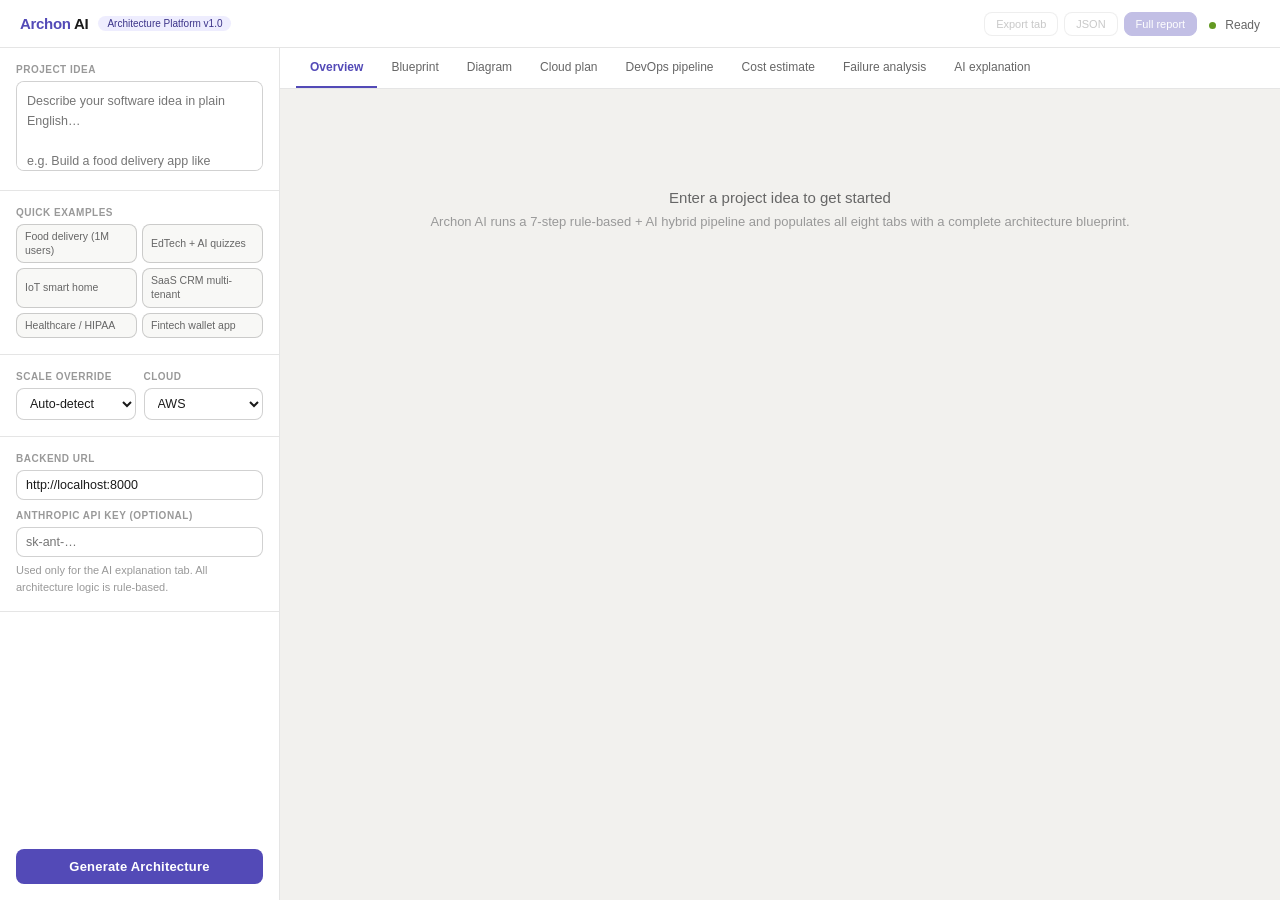
<file: frontend/index.html>
<!DOCTYPE html>
<html lang="en">
<head>
<meta charset="UTF-8">
<meta name="viewport" content="width=device-width, initial-scale=1.0">
<title>Archon AI — Architecture Platform</title>
<style>
*{box-sizing:border-box;margin:0;padding:0}
:root{
  --purple:#534AB7;--purple-l:#EEEDFE;--purple-m:#7F77DD;--purple-d:#3C3489;
  --teal-l:#E1F5EE;--teal-d:#085041;--teal-m:#1D9E75;
  --amber-l:#FAEEDA;--amber-d:#633806;
  --coral-l:#FAECE7;--coral-d:#993C1D;
  --green-l:#EAF3DE;--green-d:#27500A;
  --gray-l:#F1EFE8;--gray-d:#444441;
  --bg:#ffffff;--bg2:#f8f8f6;--bg3:#f2f1ee;
  --text:#1a1a1a;--text2:#666;--text3:#999;
  --border:rgba(0,0,0,0.10);--border2:rgba(0,0,0,0.18);
  --radius:8px;--radius-lg:12px;
  --sidebar-w:clamp(200px,22vw,280px);
}
html{font-size:clamp(13px,0.9vw + 0.35rem,15px)}
body{font-family:-apple-system,BlinkMacSystemFont,'Segoe UI',sans-serif;background:var(--bg3);color:var(--text);min-height:100vh;overflow-x:hidden}
.app{display:flex;flex-direction:column;min-height:100vh}
.topbar{display:flex;align-items:center;justify-content:space-between;padding:0 clamp(10px,2vw,20px);min-height:48px;background:var(--bg);border-bottom:0.5px solid var(--border);flex-shrink:0;z-index:10;flex-wrap:wrap;gap:6px}
.brand{display:flex;align-items:center;gap:10px;flex-shrink:0}
.brand-name{font-size:clamp(13px,1.5vw,15px);font-weight:600;letter-spacing:-0.3px}
.brand-name span{color:var(--purple)}
.pill{font-size:clamp(9px,1vw,10px);padding:2px 9px;border-radius:20px;background:var(--purple-l);color:var(--purple-d);font-weight:500;white-space:nowrap}
.topbar-right{display:flex;align-items:center;gap:clamp(6px,1.5vw,12px);flex-wrap:wrap}
.status-dot{width:7px;height:7px;border-radius:50%;background:#639922;display:inline-block;margin-right:5px;flex-shrink:0}
.status-txt{font-size:clamp(11px,1.2vw,12px);color:var(--text2)}
.dl-group{display:flex;gap:clamp(4px,0.8vw,6px);flex-wrap:wrap}
.dl-btn{font-size:clamp(10px,1.1vw,11px);padding:5px clamp(6px,1.5vw,11px);border:0.5px solid var(--border2);border-radius:var(--radius);background:var(--bg);color:var(--text2);cursor:pointer;font-family:inherit;transition:all .15s;white-space:nowrap}
.dl-btn:hover:not(:disabled){background:var(--purple-l);color:var(--purple-d);border-color:var(--purple-m)}
.dl-btn:disabled{opacity:.35;cursor:not-allowed}
.dl-btn.pdl{background:var(--purple);color:#fff;border-color:var(--purple)}
.dl-btn.pdl:hover:not(:disabled){opacity:.88}
.body{display:flex;flex:1;overflow:hidden;min-height:0}
.sidebar{width:var(--sidebar-w);flex-shrink:0;background:var(--bg);border-right:0.5px solid var(--border);display:flex;flex-direction:column;overflow-y:auto}
.sb-section{padding:clamp(10px,2vw,16px);border-bottom:0.5px solid var(--border)}
.sb-section:last-child{border-bottom:none;flex:1;display:flex;flex-direction:column;justify-content:flex-end}
.lbl{font-size:clamp(9px,1vw,10px);font-weight:600;letter-spacing:0.5px;color:var(--text3);text-transform:uppercase;margin-bottom:6px}
textarea{width:100%;height:clamp(72px,10vh,96px);resize:none;font-size:clamp(11px,1.3vw,12.5px);line-height:1.6;padding:9px 10px;border:0.5px solid var(--border2);border-radius:var(--radius);background:var(--bg);color:var(--text);font-family:inherit}
textarea:focus{outline:none;border-color:var(--purple-m);box-shadow:0 0 0 2px rgba(127,119,221,0.15)}
select,input[type=text],input[type=password]{width:100%;padding:7px 9px;font-size:clamp(11px,1.3vw,12.5px);border:0.5px solid var(--border2);border-radius:var(--radius);background:var(--bg);color:var(--text);font-family:inherit}
select:focus,input:focus{outline:none;border-color:var(--purple-m)}
.row2{display:grid;grid-template-columns:1fr 1fr;gap:8px}
.btn-primary{width:100%;padding:10px;font-size:clamp(12px,1.3vw,13px);font-weight:600;background:var(--purple);color:#fff;border:none;border-radius:var(--radius);cursor:pointer;transition:opacity .15s;letter-spacing:0.2px}
.btn-primary:hover{opacity:.88}
.btn-primary:disabled{opacity:.4;cursor:not-allowed}
.ex-grid{display:grid;grid-template-columns:1fr 1fr;gap:5px}
.ex-btn{font-size:clamp(9.5px,1.1vw,10.5px);padding:5px 8px;border:0.5px solid var(--border2);border-radius:var(--radius);cursor:pointer;color:var(--text2);background:var(--bg2);text-align:left;line-height:1.3;font-family:inherit}
.ex-btn:hover{background:var(--bg3);color:var(--text)}
.api-note{font-size:clamp(10px,1.1vw,11px);color:var(--text3);margin-top:5px;line-height:1.5}
.content{flex:1;display:flex;flex-direction:column;overflow:hidden;min-width:0}
.tabs-bar{display:flex;align-items:center;background:var(--bg);border-bottom:0.5px solid var(--border);padding:0 clamp(8px,2vw,16px);flex-shrink:0;overflow-x:auto;scrollbar-width:none;-ms-overflow-style:none}
.tabs-bar::-webkit-scrollbar{display:none}
.tab-btn{font-size:clamp(10px,1.2vw,12px);padding:12px clamp(8px,1.5vw,14px);cursor:pointer;color:var(--text2);border:none;border-bottom:2px solid transparent;background:none;font-family:inherit;white-space:nowrap;transition:color .15s;flex-shrink:0}
.tab-btn.on{color:var(--purple);border-bottom-color:var(--purple);font-weight:600}
.tab-btn:hover{color:var(--text)}
.pane{flex:1;overflow-y:auto;padding:clamp(12px,2.5vw,20px) clamp(12px,3vw,24px)}
.empty{text-align:center;padding:clamp(40px,10vh,80px) 20px;color:var(--text3)}
.empty h3{font-size:clamp(13px,1.8vw,15px);font-weight:500;margin-bottom:6px;color:var(--text2)}
.empty p{font-size:clamp(12px,1.4vw,13px);line-height:1.6}
.spin{display:flex;flex-direction:column;align-items:center;gap:12px;padding:clamp(40px,8vh,80px) 20px}
.dots{display:flex;gap:6px}
.dot{width:8px;height:8px;border-radius:50%;background:var(--purple-m);animation:blink 1.2s ease-in-out infinite}
.dot:nth-child(2){animation-delay:.2s}
.dot:nth-child(3){animation-delay:.4s}
@keyframes blink{0%,80%,100%{opacity:.2;transform:scale(.75)}40%{opacity:1;transform:scale(1)}}
.spin p{font-size:clamp(11px,1.3vw,12.5px);color:var(--text2);max-width:min(400px,90%);text-align:center;line-height:1.6}
.card{background:var(--bg);border:0.5px solid var(--border);border-radius:var(--radius-lg);padding:clamp(12px,2vw,16px) clamp(12px,2vw,18px);margin-bottom:16px}
.card-title{font-size:clamp(11px,1.2vw,12px);font-weight:600;color:var(--text);padding-bottom:10px;border-bottom:0.5px solid var(--border);margin-bottom:12px;letter-spacing:0.2px;display:flex;align-items:center;justify-content:space-between;gap:8px;flex-wrap:wrap}
.badge{display:inline-block;font-size:clamp(9px,1vw,10px);padding:2px 9px;border-radius:20px;margin:2px 3px 2px 0;font-weight:500}
.b-purple{background:var(--purple-l);color:var(--purple-d)}
.b-teal{background:var(--teal-l);color:var(--teal-d)}
.b-amber{background:var(--amber-l);color:var(--amber-d)}
.b-coral{background:var(--coral-l);color:var(--coral-d)}
.b-gray{background:var(--gray-l);color:var(--gray-d)}
.row-item{display:flex;gap:10px;padding:7px 0;border-bottom:0.5px solid var(--border);font-size:clamp(11px,1.3vw,12.5px);align-items:flex-start;flex-wrap:wrap}
.row-item:last-child{border-bottom:none}
.ri-a{flex:0 0 auto;min-width:70px;max-width:100px;color:var(--text2);padding-top:1px;font-size:clamp(10px,1.2vw,12px)}
.ri-b{font-weight:600;flex:0 0 auto;min-width:100px;max-width:150px;font-size:clamp(10px,1.2vw,12px)}
.ri-c{color:var(--text2);line-height:1.5;flex:1;min-width:0;word-break:break-word}
.conf-bar{height:5px;border-radius:3px;background:var(--bg3);overflow:hidden;margin:6px 0 10px}
.conf-fill{height:100%;border-radius:3px;background:var(--purple-m);transition:width 1.2s ease}
.tradeoff{background:var(--amber-l);border-radius:var(--radius);padding:9px 12px;font-size:clamp(11px,1.2vw,12px);color:var(--amber-d);margin-top:8px;line-height:1.6}
.note-box{background:var(--teal-l);border-radius:var(--radius);padding:9px 12px;font-size:clamp(11px,1.2vw,12px);color:var(--teal-d);margin-top:8px;line-height:1.6}
.cost-grid{display:grid;grid-template-columns:repeat(auto-fill,minmax(min(100%,130px),1fr));gap:8px;margin-top:10px}
.cost-card{background:var(--bg2);border-radius:var(--radius);padding:11px 12px}
.cost-card.hl{background:var(--purple-l);border:1.5px solid var(--purple-m)}
.cost-amt{font-size:clamp(14px,2vw,18px);font-weight:600;color:var(--purple)}
.cost-card.hl .cost-amt{color:var(--purple-d)}
.cost-lbl{font-size:clamp(9px,1vw,10px);color:var(--text2);margin-top:2px}
.fail-row{display:flex;gap:12px;padding:10px 0;border-bottom:0.5px solid var(--border);align-items:flex-start}
.fail-row:last-child{border-bottom:none}
.fail-dot{width:9px;height:9px;border-radius:50%;flex-shrink:0;margin-top:4px}
.fail-dot.critical,.fail-dot.high{background:#E24B4A}
.fail-dot.medium{background:#EF9F27}
.fail-dot.low{background:#639922}
.fail-title{font-size:clamp(11px,1.3vw,12.5px);font-weight:600;margin-bottom:3px;display:flex;flex-wrap:wrap;gap:4px;align-items:center}
.fail-trigger{font-size:clamp(10px,1.1vw,11px);color:var(--text3);margin-bottom:4px}
.fail-mit{font-size:clamp(11px,1.2vw,12px);color:var(--text2);line-height:1.55}
.fail-det{font-size:clamp(10px,1.1vw,11px);color:var(--purple-m);margin-top:3px;font-style:italic}
.pipe-row{display:flex;align-items:center;gap:10px;padding:8px 0;border-bottom:0.5px solid var(--border);font-size:clamp(11px,1.3vw,12.5px)}
.pipe-row:last-child{border-bottom:none}
.step-num{width:24px;height:24px;border-radius:50%;background:var(--purple-l);color:var(--purple-d);display:flex;align-items:center;justify-content:center;font-size:10px;font-weight:700;flex-shrink:0}
.mermaid-wrap{background:var(--bg2);border:0.5px solid var(--border);border-radius:var(--radius);padding:14px;font-family:'SFMono-Regular',Consolas,monospace;font-size:clamp(10px,1.1vw,11px);line-height:1.8;white-space:pre-wrap;overflow-x:auto;margin-top:10px}
.copy-btn{font-size:clamp(10px,1.1vw,11px);padding:4px 12px;border:0.5px solid var(--border2);border-radius:var(--radius);background:none;cursor:pointer;color:var(--text2);font-family:inherit}
.copy-btn:hover{background:var(--bg2)}
.svg-wrap{background:var(--bg2);border:0.5px solid var(--border);border-radius:var(--radius);padding:12px;margin-top:10px;overflow-x:auto}
.svg-wrap svg,.svg-wrap img{max-width:100%;height:auto;display:block}
.feat-grid{display:grid;grid-template-columns:repeat(auto-fill,minmax(min(100%,100px),1fr));gap:8px;margin-top:10px}
.feat-card{background:var(--bg2);border-radius:var(--radius);padding:10px 12px;text-align:center}
.feat-val{font-size:clamp(12px,1.6vw,14px);font-weight:600;margin-bottom:2px}
.feat-lbl{font-size:clamp(9px,1vw,10px);color:var(--text2)}
.feat-yes{color:var(--teal-m)}
.feat-no{color:var(--text3)}
.metrics-row{display:flex;gap:clamp(8px,2vw,16px);margin-top:8px;flex-wrap:wrap}
.metric{font-size:clamp(11px,1.2vw,12px);color:var(--text2)}
.metric strong{color:var(--text);font-weight:600}
.err-box{background:var(--coral-l);border-radius:var(--radius);padding:12px 16px;color:var(--coral-d);font-size:clamp(12px,1.4vw,13px);margin:20px 0;line-height:1.6}
.explain-text{font-size:clamp(12px,1.5vw,13.5px);line-height:1.8;color:var(--text)}
.explain-text p{margin-bottom:12px}
.toast{position:fixed;bottom:clamp(12px,3vh,24px);right:clamp(12px,3vw,24px);background:#222;color:#fff;font-size:clamp(11px,1.3vw,12.5px);padding:10px 18px;border-radius:var(--radius);opacity:0;transform:translateY(8px);transition:all .25s;pointer-events:none;z-index:9999;max-width:min(320px,calc(100vw - 2rem))}
.toast.show{opacity:1;transform:translateY(0)}
.diag-actions{display:flex;gap:8px;margin-top:12px;flex-wrap:wrap}
.diag-btn{font-size:clamp(10px,1.1vw,11px);padding:6px 14px;border:0.5px solid var(--border2);border-radius:var(--radius);background:var(--bg);color:var(--text2);cursor:pointer;font-family:inherit;transition:all .15s}
.diag-btn:hover{background:var(--purple-l);color:var(--purple-d);border-color:var(--purple-m)}

/* ── Responsive breakpoints ── */
@media(max-width:1024px){:root{--sidebar-w:220px}}
@media(max-width:768px){
  :root{--sidebar-w:100%}
  .body{flex-direction:column;overflow-y:auto;height:auto}
  .sidebar{width:100%;max-height:45vh;border-right:none;border-bottom:0.5px solid var(--border);flex-shrink:0}
  .content{overflow:visible}
  .pane{overflow-y:visible}
  .app{height:auto}
  .cost-grid{grid-template-columns:repeat(auto-fill,minmax(min(100%,120px),1fr))}
  .feat-grid{grid-template-columns:repeat(3,1fr)}
}
@media(max-width:600px){
  .topbar{flex-wrap:wrap;align-items:flex-start;padding:8px 12px}
  .topbar-right,.dl-group{flex-wrap:wrap}
  .sidebar{max-height:none}
  .row2{grid-template-columns:1fr}
  .feat-grid{grid-template-columns:repeat(2,1fr)}
  .cost-grid{grid-template-columns:repeat(2,1fr)}
  .row-item{flex-direction:column;gap:4px}
  .ri-a,.ri-b{max-width:100%}
  .pane{padding:12px}
  .tab-btn{padding:10px 8px}
}
@media(max-width:375px){
  .pill{display:none}
  .feat-grid,.cost-grid{grid-template-columns:1fr 1fr}
  .ex-grid{grid-template-columns:1fr}
}
</style>
</head>
<body>

<div class="app">
  <div class="topbar">
    <div class="brand">
      <div class="brand-name"><span>Archon</span> AI</div>
      <div class="pill">Architecture Platform v1.0</div>
    </div>
    <div class="topbar-right">
      <div class="dl-group">
        <button class="dl-btn" id="btn-dl-tab"  onclick="downloadCurrent()" disabled>Export tab</button>
        <button class="dl-btn" id="btn-dl-json" onclick="downloadJSON()"    disabled>JSON</button>
        <button class="dl-btn pdl" id="btn-dl-all" onclick="downloadAll()" disabled>Full report</button>
      </div>
      <div>
        <span class="status-dot" id="sdot"></span>
        <span class="status-txt" id="stxt">Ready</span>
      </div>
    </div>
  </div>

  <div class="body">
    <div class="sidebar">
      <div class="sb-section">
        <div class="lbl">Project idea</div>
        <textarea id="inp" placeholder="Describe your software idea in plain English…&#10;&#10;e.g. Build a food delivery app like Swiggy with real-time GPS, payments, and 1M users"></textarea>
      </div>
      <div class="sb-section">
        <div class="lbl">Quick examples</div>
        <div class="ex-grid">
          <button class="ex-btn" onclick="setEx(0)">Food delivery (1M users)</button>
          <button class="ex-btn" onclick="setEx(1)">EdTech + AI quizzes</button>
          <button class="ex-btn" onclick="setEx(2)">IoT smart home</button>
          <button class="ex-btn" onclick="setEx(3)">SaaS CRM multi-tenant</button>
          <button class="ex-btn" onclick="setEx(4)">Healthcare / HIPAA</button>
          <button class="ex-btn" onclick="setEx(5)">Fintech wallet app</button>
        </div>
      </div>
      <div class="sb-section">
        <div class="row2">
          <div>
            <div class="lbl">Scale override</div>
            <select id="scale">
              <option value="">Auto-detect</option>
              <option value="startup">Startup</option>
              <option value="mid">Mid (100K)</option>
              <option value="large">Large (1M)</option>
              <option value="enterprise">Enterprise</option>
            </select>
          </div>
          <div>
            <div class="lbl">Cloud</div>
            <select id="cloud">
              <option value="AWS">AWS</option>
              <option value="GCP">GCP</option>
              <option value="Azure">Azure</option>
            </select>
          </div>
        </div>
      </div>
      <div class="sb-section">
        <div class="lbl">Backend URL</div>
        <input type="text" id="backend-url" value="http://localhost:8000"/>
        <div class="lbl" style="margin-top:10px">Anthropic API key (optional)</div>
        <input type="password" id="api-key" placeholder="sk-ant-…"/>
        <div class="api-note">Used only for the AI explanation tab. All architecture logic is rule-based.</div>
      </div>
      <div class="sb-section">
        <button class="btn-primary" id="gen-btn" onclick="generate()">Generate Architecture</button>
      </div>
    </div>

    <div class="content">
      <div class="tabs-bar">
        <button class="tab-btn on" onclick="sw('overview',this)">Overview</button>
        <button class="tab-btn"   onclick="sw('blueprint',this)">Blueprint</button>
        <button class="tab-btn"   onclick="sw('diagram',this)">Diagram</button>
        <button class="tab-btn"   onclick="sw('cloud',this)">Cloud plan</button>
        <button class="tab-btn"   onclick="sw('devops',this)">DevOps pipeline</button>
        <button class="tab-btn"   onclick="sw('cost',this)">Cost estimate</button>
        <button class="tab-btn"   onclick="sw('failures',this)">Failure analysis</button>
        <button class="tab-btn"   onclick="sw('explain',this)">AI explanation</button>
      </div>
      <div class="pane" id="pane">
        <div class="empty">
          <h3>Enter a project idea to get started</h3>
          <p>Archon AI runs a 7-step rule-based + AI hybrid pipeline and populates all eight tabs with a complete architecture blueprint.</p>
        </div>
      </div>
    </div>
  </div>
</div>

<div class="toast" id="toast"></div>

<script>
/* ================================================================
   ARCHON AI — index.html JavaScript
   Single <script> block. No JS outside this block. No duplicates.
   ================================================================ */

// ── App state ────────────────────────────────────────────────────
let currentTab = 'overview';
let result     = null;

// ── Static data ──────────────────────────────────────────────────
const EXAMPLES = [
  "Build a food delivery app like Swiggy with real-time GPS tracking, driver management, restaurant onboarding, Razorpay payment integration, push notifications, and support for 1 million concurrent users.",
  "Create an EdTech platform with live video classes, AI-powered quiz generation using NLP, student progress analytics, subscription billing via Stripe, and 500K student capacity.",
  "Design an IoT smart home system with real-time sensor data streaming, device management dashboard, Alexa voice integration, MQTT broker, edge computing at 50K homes.",
  "Build a multi-tenant SaaS CRM with email automation, sales pipeline tracking, Slack integration, role-based access control, advanced analytics, and white-labeling for 200K enterprise users.",
  "Develop a telemedicine platform with video consultations, appointment scheduling, prescription management, EHR integration, insurance billing, HIPAA compliance for 100K patients.",
  "Build a fintech digital wallet app with UPI payments, peer-to-peer transfers, merchant QR scanning, real-time transaction notifications, and fraud detection AI for 500K users."
];

const DEVOPS_STEPS = [
  "Code push triggers GitHub Actions CI workflow",
  "Run unit tests, integration tests, and lint checks",
  "Build Docker image and tag with Git commit SHA",
  "Push image to AWS ECR (Elastic Container Registry)",
  "Run Trivy security scan on Docker image",
  "Deploy to staging environment via Helm chart (EKS)",
  "Smoke tests and API health-check verification on staging",
  "Blue-green deploy to production with zero-downtime rollout",
  "Post-deploy monitoring — CloudWatch + Grafana dashboard verification"
];

const MONITORING_STACK = [
  "Prometheus — metrics scraping from all services (RED method: rate, errors, duration)",
  "Grafana — live dashboards for request rate, error rate, and p99 latency",
  "CloudWatch — AWS resource metrics and centralised log aggregation",
  "Jaeger / AWS X-Ray — distributed tracing across microservice boundaries",
  "PagerDuty — on-call alerting with escalation policies and incident management"
];

// ── Utilities ─────────────────────────────────────────────────────

function esc(s) {
  return String(s == null ? '' : s)
    .replace(/&/g,'&amp;').replace(/</g,'&lt;').replace(/>/g,'&gt;').replace(/"/g,'&quot;');
}

function fmt(n) { return '₹' + new Intl.NumberFormat('en-IN').format(Math.round(Number(n) || 0)); }

function slugify(s) {
  return String(s).toLowerCase().replace(/[^a-z0-9]+/g,'_').replace(/^_|_$/g,'');
}

function today() { return new Date().toISOString().slice(0,10); }

function setEx(i) { document.getElementById('inp').value = EXAMPLES[i]; }

// ── Status & Toast ────────────────────────────────────────────────

function setStatus(txt, busy) {
  document.getElementById('stxt').textContent = txt;
  document.getElementById('sdot').style.background = busy ? '#EF9F27' : '#639922';
}

function toast(msg, ms = 2800) {
  const el = document.getElementById('toast');
  el.textContent = msg;
  el.classList.add('show');
  clearTimeout(el._t);
  el._t = setTimeout(() => el.classList.remove('show'), ms);
}

// ── Download helpers ──────────────────────────────────────────────

function enableDownloads(on) {
  ['btn-dl-tab','btn-dl-all','btn-dl-json'].forEach(id => {
    document.getElementById(id).disabled = !on;
  });
}

function triggerDownload(filename, content, mime) {
  const blob = new Blob([content], { type: mime });
  const url  = URL.createObjectURL(blob);
  const a    = document.createElement('a');
  a.href     = url;
  a.download = filename;
  document.body.appendChild(a);
  a.click();
  document.body.removeChild(a);
  setTimeout(() => URL.revokeObjectURL(url), 1000);
}

// ── downloadCurrent(): current tab → .txt ────────────────────────

function downloadCurrent() {
  if (!result) { alert('Generate an architecture first.'); return; }

  const d    = result;
  const f    = d.features     || {};
  const a    = d.architecture || {};
  const c    = d.cost         || {};
  const g    = d.graph        || {};
  const fails = d.failures    || [];
  const diag  = d.diagrams    || {};
  const SEP   = '─'.repeat(60);
  let txt = '';

  if (currentTab === 'overview') {
    txt = [
      'ARCHON AI — SYSTEM OVERVIEW', SEP,
      `Architecture     : ${a.architecture || '—'}`,
      `Confidence       : ${a.confidence || 0}%`,
      `Scale            : ${(f.scale_label || '—').toUpperCase()} — ${(f.scale || 0).toLocaleString()} users`,
      `Cloud            : ${d.cloud_provider || 'AWS'}`,
      `Est. Cost        : ${fmt(c.total_monthly)}/month`,
      '', 'FEATURES DETECTED', SEP,
      `Real-time        : ${f.real_time       ? 'Yes' : 'No'}`,
      `Payments         : ${f.payments        ? 'Yes' : 'No'}`,
      `AI/ML            : ${f.ai_required     ? 'Yes' : 'No'}`,
      `IoT              : ${f.iot             ? 'Yes' : 'No'}`,
      `Platform         : ${f.platform        || 'web'}`,
      `Security critical: ${f.security_critical ? 'Yes' : 'No'}`,
      '', 'GRAPH METRICS', SEP,
      `Nodes            : ${g.metrics?.node_count || 0}`,
      `Edges            : ${g.metrics?.edge_count || 0}`,
      `Is DAG           : ${g.metrics?.is_dag     ? 'Yes' : 'No'}`,
      `Critical path    : ${(g.metrics?.critical_path || []).length} hops`,
    ].join('\n');

  } else if (currentTab === 'blueprint') {
    txt = [
      'ARCHON AI — ARCHITECTURE BLUEPRINT', SEP,
      `Architecture  : ${a.architecture}`,
      `Confidence    : ${a.confidence}%`,
      `Reason        : ${a.reason}`,
      `Tradeoffs     : ${a.tradeoffs}`,
      '', 'COMPONENT STACK', SEP,
      ...(a.components || []).map(c => `${(c.layer+':').padEnd(22)} ${c.tech.padEnd(35)} ${c.role}`),
      '', 'INTEGRATIONS', SEP,
      ...(a.integrations || []).map(i => `• ${i.name}: ${i.purpose}`),
      '', 'SECURITY', SEP,
      ...(a.security || []).map(s => `• ${s}`),
    ].join('\n');

  } else if (currentTab === 'diagram') {
    txt = diag.mermaid || 'No diagram generated.';

  } else if (currentTab === 'cloud') {
    txt = [
      `ARCHON AI — CLOUD PLAN (${d.cloud_provider || 'AWS'})`, SEP,
      ...(a.components || []).map(c => `${(c.layer+':').padEnd(22)} ${c.tech.padEnd(35)} ${c.role}`),
      '', 'CRITICAL PATH', SEP,
      (g.metrics?.critical_path || []).join(' → ') || 'N/A',
    ].join('\n');

  } else if (currentTab === 'devops') {
    txt = [
      'ARCHON AI — DEVOPS PIPELINE', SEP,
      'CI/CD: GitHub Actions + Docker + Kubernetes (EKS)', '',
      ...DEVOPS_STEPS.map((s,i) => `${String(i+1).padStart(2)}. ${s}`),
      '', 'MONITORING STACK', SEP,
      ...MONITORING_STACK.map(s => `• ${s}`),
    ].join('\n');

  } else if (currentTab === 'cost') {
    txt = [
      `ARCHON AI — COST ESTIMATE (${(f.scale_label||'mid').toUpperCase()} SCALE)`, SEP,
      `Compute      : ${fmt(c.compute)}`,
      `Database     : ${fmt(c.database)}`,
      `Storage      : ${fmt(c.storage)}`,
      `Messaging    : ${fmt(c.messaging)}`,
      `Networking   : ${fmt(c.networking)}`,
      `Monitoring   : ${fmt(c.monitoring)}`,
      ...(c.ai_serving > 0 ? [`AI Serving   : ${fmt(c.ai_serving)}`] : []),
      ...(c.iot        > 0 ? [`IoT          : ${fmt(c.iot)}`]        : []),
      '', `TOTAL/MONTH  : ${fmt(c.total_monthly)}`,
      `At 10x scale : ${fmt(c.scaling_10x_estimate)}`, '',
      c.note || '', `Basis: ${c.basis || ''}`,
    ].join('\n');

  } else if (currentTab === 'failures') {
    txt = ['ARCHON AI — FAILURE ANALYSIS', SEP,
      ...fails.flatMap(f => [
        `Scenario  : ${f.scenario}`,
        `Impact    : ${f.impact}`,
        `Trigger   : ${f.trigger || '—'}`,
        `Mitigation: ${f.mitigation}`,
        f.detection ? `Detection : ${f.detection}` : null,
        '',
      ].filter(l => l !== null)),
    ].join('\n');

  } else if (currentTab === 'explain') {
    txt = [
      'ARCHON AI — AI EXPLANATION', SEP,
      d.explanation || '(No explanation generated — add an Anthropic API key)',
      '', 'PIPELINE STEPS', SEP,
      ...(d.pipeline?.steps || []).map((s,i) => `${i+1}. ${s}`),
      '', `AI role: ${d.pipeline?.ai_used_for || '—'}`,
    ].join('\n');

  } else {
    txt = 'No content for this tab.';
  }

  const arch  = slugify((a.architecture || 'archon').substring(0, 20));
  triggerDownload(`archon_${arch}_${currentTab}_${today()}.txt`, txt, 'text/plain');
  toast(`"${currentTab}" tab exported as .txt`);
}

// ── downloadJSON(): full result → .json ──────────────────────────

function downloadJSON() {
  if (!result) { alert('Generate an architecture first.'); return; }
  const arch = slugify((result.architecture?.architecture || 'archon').substring(0, 20));
  triggerDownload(`archon_${arch}_${today()}.json`, JSON.stringify(result, null, 2), 'application/json');
  toast('JSON exported');
}

// ── downloadAll(): professional HTML report ───────────────────────

function downloadAll() {
  if (!result) { alert('Generate an architecture first.'); return; }

  const d    = result;
  const f    = d.features     || {};
  const a    = d.architecture || {};
  const c    = d.cost         || {};
  const g    = d.graph        || {};
  const diag = d.diagrams     || {};
  const fails = d.failures    || [];
  const arch  = slugify((a.architecture || 'archon').substring(0, 20));

  const kv = (k, v) => `<tr><td class="k">${esc(k)}</td><td>${esc(String(v))}</td></tr>`;

  const costRow = (label, val) => val > 0
    ? `<div class="cost-card"><div class="cost-val">${fmt(val)}</div><div class="cost-lbl">${esc(label)}</div></div>`
    : '';

  const paras = (d.explanation || '').split('\n\n').filter(Boolean)
    .map(p => `<p>${esc(p)}</p>`).join('');

  const critPath = (g.metrics?.critical_path || []).join(' → ') || 'N/A';

  const html = `<!DOCTYPE html>
<html lang="en">
<head>
<meta charset="UTF-8">
<meta name="viewport" content="width=device-width,initial-scale=1.0">
<title>Archon AI Architecture Report — ${esc(a.architecture || '')} — ${today()}</title>
<style>
*{box-sizing:border-box;margin:0;padding:0}
body{font-family:-apple-system,BlinkMacSystemFont,'Segoe UI',Georgia,sans-serif;color:#1a1a1a;background:#f7f7f5}
.cover{background:#534AB7;color:#fff;padding:56px 72px}
.cover h1{font-size:30px;font-weight:700;letter-spacing:-0.4px;margin-bottom:6px}
.cover .sub{font-size:14px;opacity:.75;margin-bottom:28px}
.cover-meta{display:flex;gap:20px;flex-wrap:wrap}
.cm{background:rgba(255,255,255,.13);border-radius:8px;padding:12px 18px;min-width:110px}
.cm .val{font-size:20px;font-weight:700}
.cm .lbl{font-size:11px;opacity:.7;margin-top:3px}
.wrap{max-width:920px;margin:0 auto;padding:40px 48px}
section{margin-bottom:40px;page-break-inside:avoid}
h2{font-size:17px;font-weight:700;color:#534AB7;border-bottom:2px solid #EEEDFE;padding-bottom:9px;margin-bottom:14px}
h3{font-size:13.5px;font-weight:600;color:#333;margin:16px 0 8px}
p{font-size:13px;line-height:1.75;color:#333;margin-bottom:10px}
table{width:100%;border-collapse:collapse;font-size:13px;margin-bottom:8px}
th{background:#EEEDFE;color:#3C3489;padding:8px 12px;text-align:left;font-weight:600;font-size:12px}
td{padding:8px 12px;border-bottom:.5px solid #e8e8e6;vertical-align:top}
td.k{font-weight:600;width:190px;color:#555;white-space:nowrap}
tr:last-child td{border-bottom:none}
tr:nth-child(even) td{background:#fafaf8}
ul,ol{padding-left:20px;margin-bottom:8px}
li{font-size:13px;padding:4px 0;line-height:1.6;color:#333}
.callout{border-radius:8px;padding:10px 14px;font-size:13px;line-height:1.65;margin-top:12px}
.amber{background:#FAEEDA;color:#633806}
.teal{background:#E1F5EE;color:#085041}
.badge-row{display:flex;flex-wrap:wrap;gap:6px;margin-top:8px}
.bdg{display:inline-block;font-size:11px;padding:3px 10px;border-radius:20px;font-weight:500}
.bdg-yes{background:#E1F5EE;color:#085041}
.bdg-no{background:#F1EFE8;color:#5F5E5A}
.bdg-warn{background:#FAECE7;color:#993C1D}
.cost-grid{display:grid;grid-template-columns:repeat(3,1fr);gap:10px;margin-top:12px}
.cost-card{background:#fff;border:.5px solid #e0e0dc;border-radius:8px;padding:14px;text-align:center}
.cost-card.total{background:#EEEDFE;border-color:#7F77DD}
.cost-val{font-size:20px;font-weight:700;color:#534AB7}
.cost-card.total .cost-val{color:#3C3489}
.cost-lbl{font-size:11px;color:#888;margin-top:4px}
.fail-block{border-radius:8px;padding:14px 16px;margin-bottom:10px;background:#fff;border:.5px solid #e8e8e6;border-left:4px solid #ccc}
.fail-block.high,.fail-block.critical{border-left-color:#E24B4A}
.fail-block.medium{border-left-color:#EF9F27}
.fail-block.low{border-left-color:#639922}
.fh{display:flex;align-items:flex-start;justify-content:space-between;gap:12px;margin-bottom:5px}
.ft{font-size:13px;font-weight:600}
.fi{font-size:10px;padding:2px 8px;border-radius:20px;background:#FAECE7;color:#993C1D;font-weight:600;flex-shrink:0}
.fm{font-size:11px;color:#999;margin-bottom:5px}
.fb{font-size:12.5px;color:#444;line-height:1.6}
.fd{font-size:11px;color:#7F77DD;margin-top:5px;font-style:italic}
.svg-box{background:#f8f8f6;border:.5px solid #e0e0dc;border-radius:8px;padding:12px;overflow:hidden}
.svg-box svg{width:100%}
pre{background:#f8f8f6;border:.5px solid #e0e0dc;border-radius:8px;padding:14px;font-size:11px;line-height:1.8;white-space:pre-wrap;overflow-x:auto;font-family:'SFMono-Regular',Consolas,monospace}
.foot{text-align:center;padding:28px;font-size:12px;color:#aaa;border-top:.5px solid #e8e8e6;margin-top:32px}
@media print{body{background:#fff}.cover{page-break-after:always}.wrap{padding:20px 24px}section{page-break-inside:avoid}}
</style>
</head>
<body>

<div class="cover">
  <h1>Archon AI — Architecture Report</h1>
  <div class="sub">Generated ${today()} &nbsp;·&nbsp; ${esc(a.architecture||'—')} &nbsp;·&nbsp; ${esc(d.cloud_provider||'AWS')}</div>
  <div class="cover-meta">
    <div class="cm"><div class="val">${esc(a.architecture||'—')}</div><div class="lbl">Architecture</div></div>
    <div class="cm"><div class="val">${a.confidence||0}%</div><div class="lbl">Confidence</div></div>
    <div class="cm"><div class="val">${fmt(c.total_monthly)}<small style="font-size:12px">/mo</small></div><div class="lbl">Est. cost</div></div>
    <div class="cm"><div class="val">${(f.scale||0).toLocaleString()}</div><div class="lbl">Concurrent users</div></div>
    <div class="cm"><div class="val">${fails.length}</div><div class="lbl">Failure scenarios</div></div>
  </div>
</div>

<div class="wrap">

<section>
  <h2>1. System overview</h2>
  <table>
    ${kv('Architecture',    a.architecture||'—')}
    ${kv('Confidence',      `${a.confidence||0}%`)}
    ${kv('Scale',           `${(f.scale_label||'—').toUpperCase()} — ${(f.scale||0).toLocaleString()} users`)}
    ${kv('Platform',        f.platform||'web')}
    ${kv('Cloud provider',  d.cloud_provider||'AWS')}
    ${kv('Est. monthly cost',`${fmt(c.total_monthly)}`)}
    ${kv('Graph nodes',     g.metrics?.node_count||0)}
    ${kv('Graph edges',     g.metrics?.edge_count||0)}
    ${kv('Critical path',   critPath)}
  </table>
  <div class="badge-row">
    ${f.real_time        ? '<span class="bdg bdg-yes">Real-time</span>'        : '<span class="bdg bdg-no">No real-time</span>'}
    ${f.payments         ? '<span class="bdg bdg-yes">Payments</span>'         : ''}
    ${f.ai_required      ? '<span class="bdg bdg-yes">AI / ML</span>'          : ''}
    ${f.iot              ? '<span class="bdg bdg-yes">IoT</span>'              : ''}
    ${f.security_critical? '<span class="bdg bdg-warn">Security critical</span>':''}
  </div>
  <p style="margin-top:12px">${esc(a.reason||'')}</p>
  <div class="callout amber"><strong>Tradeoff:</strong> ${esc(a.tradeoffs||'')}</div>
</section>

<section>
  <h2>2. Component stack</h2>
  <table>
    <thead><tr><th>Layer</th><th>Technology</th><th>Role</th></tr></thead>
    <tbody>
      ${(a.components||[]).map(c=>`<tr><td><strong>${esc(c.layer)}</strong></td><td>${esc(c.tech)}</td><td>${esc(c.role)}</td></tr>`).join('')}
    </tbody>
  </table>
</section>

<section>
  <h2>3. Integrations &amp; APIs</h2>
  <table>
    <thead><tr><th>Service</th><th>Purpose</th><th>Category</th></tr></thead>
    <tbody>
      ${(a.integrations||[]).map(i=>`<tr><td><strong>${esc(i.name)}</strong></td><td>${esc(i.purpose)}</td><td>${esc(i.category||'—')}</td></tr>`).join('')}
    </tbody>
  </table>
</section>

<section>
  <h2>4. Security recommendations</h2>
  <ul>${(a.security||[]).map(s=>`<li>${esc(s)}</li>`).join('')}</ul>
</section>

<section>
  <h2>5. Architecture diagram</h2>
  ${diag.svg ? `<div class="svg-box">${diag.svg}</div>` : '<p>No SVG diagram generated.</p>'}
  <h3>Mermaid diagram code</h3>
  ${diag.mermaid ? `<pre>${esc(diag.mermaid)}</pre>` : '<p>No Mermaid code generated.</p>'}
</section>

<section>
  <h2>6. DevOps pipeline</h2>
  <ol>${DEVOPS_STEPS.map(s=>`<li>${esc(s)}</li>`).join('')}</ol>
  <h3>Monitoring stack</h3>
  <ul>${MONITORING_STACK.map(s=>`<li>${esc(s)}</li>`).join('')}</ul>
</section>

<section>
  <h2>7. Cost estimate</h2>
  <div class="cost-grid">
    ${costRow('Compute (EC2/EKS)', c.compute)}
    ${costRow('Database (RDS+Redis)', c.database)}
    ${costRow('Storage (S3+CDN)', c.storage)}
    ${costRow('Messaging', c.messaging)}
    ${costRow('Networking', c.networking)}
    ${costRow('Monitoring', c.monitoring)}
    ${costRow('AI serving', c.ai_serving)}
    ${costRow('IoT', c.iot)}
    <div class="cost-card total"><div class="cost-val">${fmt(c.total_monthly)}</div><div class="cost-lbl">Total / month</div></div>
  </div>
  <div class="callout teal" style="margin-top:14px">${esc(c.note||'')}</div>
  <p style="margin-top:8px;font-size:12px;color:#777">At 10x scale: <strong>${fmt(c.scaling_10x_estimate)}/month</strong> &nbsp;·&nbsp; Basis: ${esc(c.basis||'')}</p>
</section>

<section>
  <h2>8. Failure analysis</h2>
  ${fails.map(f=>`
  <div class="fail-block ${(f.impact||'medium').toLowerCase()}">
    <div class="fh"><span class="ft">${esc(f.scenario)}</span><span class="fi">${esc(f.impact)}</span></div>
    ${f.trigger   ? `<div class="fm">Trigger: ${esc(f.trigger)}</div>` : ''}
    <div class="fb">${esc(f.mitigation)}</div>
    ${f.detection ? `<div class="fd">Detection: ${esc(f.detection)}</div>` : ''}
  </div>`).join('')}
</section>

<section>
  <h2>9. AI explanation</h2>
  ${paras || '<p style="color:#999">No explanation generated — add an Anthropic API key and regenerate.</p>'}
</section>

<div class="foot">
  Generated by Archon AI &nbsp;·&nbsp; Adichunchanagiri Institute of Technology &nbsp;·&nbsp; ${today()}
</div>

</div>
</body>
</html>`;

  triggerDownload(`archon_report_${arch}_${today()}.html`, html, 'text/html');
  toast('Full HTML report downloaded');
}

// ── downloadDiagram(type): svg | png | pdf ────────────────────────

function downloadDiagram(type) {
  if (!result) { alert('Generate an architecture first.'); return; }
  const svgStr = result.diagrams?.svg;
  if (!svgStr || svgStr.trim() === '') { alert('No diagram available. Generate an architecture first.'); return; }

  const arch     = slugify((result.architecture?.architecture || 'archon').substring(0, 20));
  const filename = `archon_diagram_${arch}_${today()}`;

  if (type === 'svg') {
    triggerDownload(`${filename}.svg`, svgStr, 'image/svg+xml');
    toast('SVG downloaded');
    return;
  }

  // PNG / PDF: render SVG to canvas
  const svgBlob = new Blob([svgStr], { type: 'image/svg+xml;charset=utf-8' });
  const svgUrl  = URL.createObjectURL(svgBlob);
  const img     = new Image();

  img.onload = () => {
    const W      = img.naturalWidth  || 800;
    const H      = img.naturalHeight || 500;
    const SCALE  = 2;
    const canvas = document.createElement('canvas');
    canvas.width  = W * SCALE;
    canvas.height = H * SCALE;
    const ctx = canvas.getContext('2d');
    ctx.scale(SCALE, SCALE);
    ctx.fillStyle = '#f8f8f6';
    ctx.fillRect(0, 0, W, H);
    ctx.drawImage(img, 0, 0, W, H);
    URL.revokeObjectURL(svgUrl);

    if (type === 'png') {
      canvas.toBlob(blob => {
        const pngUrl = URL.createObjectURL(blob);
        const a = document.createElement('a');
        a.href     = pngUrl;
        a.download = `${filename}.png`;
        document.body.appendChild(a);
        a.click();
        document.body.removeChild(a);
        setTimeout(() => URL.revokeObjectURL(pngUrl), 1000);
        toast('PNG downloaded');
      }, 'image/png');
    }

    if (type === 'pdf') {
      // Convert canvas → data URL, open print window
      const pngData = canvas.toDataURL('image/png');
      const win = window.open('', '_blank', 'width=960,height=720');
      if (!win) { alert('Please allow popups for PDF export.'); return; }
      win.document.write(`<!DOCTYPE html><html><head><title>Archon AI — Architecture Diagram</title>
<style>
*{margin:0;padding:0;box-sizing:border-box}
body{background:#fff;display:flex;flex-direction:column;align-items:center;justify-content:center;min-height:100vh;padding:24px;font-family:sans-serif}
h2{font-size:15px;color:#534AB7;margin-bottom:14px;font-weight:600}
img{max-width:100%;height:auto;border:0.5px solid #ddd;border-radius:6px;display:block}
p{font-size:11px;color:#999;margin-top:10px;text-align:center}
</style></head>
<body>
<h2>Archon AI — Architecture Diagram</h2>
<img src="${pngData}" alt="Architecture Diagram">
<p>Generated ${today()} &nbsp;·&nbsp; Use Ctrl+P / Cmd+P to print or save as PDF</p>
<script>setTimeout(function(){window.print();},500);<\/script>
</body></html>`);
      win.document.close();
      toast('PDF print dialog opened');
    }
  };

  img.onerror = () => {
    URL.revokeObjectURL(svgUrl);
    alert('Failed to render diagram. Downloading SVG instead.');
    triggerDownload(`${filename}.svg`, svgStr, 'image/svg+xml');
  };

  img.src = svgUrl;
}

// ── Tab switching ─────────────────────────────────────────────────

function sw(tab, el) {
  currentTab = tab;
  document.querySelectorAll('.tab-btn').forEach(b => b.classList.remove('on'));
  el.classList.add('on');
  if (result) {
    render();
  } else {
    document.getElementById('pane').innerHTML =
      '<div class="empty"><h3>No data yet</h3><p>Generate an architecture first.</p></div>';
  }
}

// ── Generate ──────────────────────────────────────────────────────

async function generate() {
  const inp = document.getElementById('inp').value.trim();
  if (!inp) { alert('Please enter a project description.'); return; }

  const btn = document.getElementById('gen-btn');
  btn.disabled    = true;
  btn.textContent = 'Generating…';
  setStatus('Running pipeline…', true);
  enableDownloads(false);

  document.getElementById('pane').innerHTML = `
    <div class="spin">
      <div class="dots"><div class="dot"></div><div class="dot"></div><div class="dot"></div></div>
      <p>Running 7-step pipeline: feature extraction → architecture decision → graph → cost → failures → diagrams → explanation…</p>
    </div>`;

  const backendUrl = document.getElementById('backend-url').value.trim().replace(/\/$/,'');
  const payload    = {
    project_description: inp,
    cloud_provider:      document.getElementById('cloud').value,
    scale_override:      document.getElementById('scale').value || null,
    anthropic_api_key:   document.getElementById('api-key').value.trim() || null,
  };

  try {
    const resp = await fetch(`${backendUrl}/generate-architecture`, {
      method:  'POST',
      headers: { 'Content-Type': 'application/json' },
      body:    JSON.stringify(payload),
    });
    if (!resp.ok) {
      const err = await resp.json().catch(() => ({ detail: resp.statusText }));
      throw new Error(err.detail || `HTTP ${resp.status}`);
    }
    result = await resp.json();
    enableDownloads(true);
    setStatus(`Done in ${result.elapsed_ms}ms`, false);
    render();
    toast(`Architecture generated in ${result.elapsed_ms}ms`);
  } catch (e) {
    document.getElementById('pane').innerHTML = `
      <div class="err-box">
        <strong>Connection error:</strong> ${esc(e.message)}<br><br>
        Make sure the backend is running at <code>${esc(backendUrl)}</code><br>
        Run: <code>cd backend &amp;&amp; uvicorn main:app --reload</code>
      </div>`;
    setStatus('Error', false);
  }

  btn.disabled    = false;
  btn.textContent = 'Generate Architecture';
}

// ── Render ────────────────────────────────────────────────────────

function render() {
  if (!result) return;
  const el   = document.getElementById('pane');
  const d    = result;
  const f    = d.features     || {};
  const a    = d.architecture || {};
  const c    = d.cost         || {};
  const g    = d.graph        || {};
  const diag = d.diagrams     || {};
  const fails = d.failures    || [];

  const card = (title, body) =>
    `<div class="card"><div class="card-title">${esc(title)}</div>${body}</div>`;

  switch (currentTab) {

    case 'overview':
      el.innerHTML =
        card('System overview', `
          <p style="font-size:13.5px;line-height:1.75;margin-bottom:10px">${esc(a.reason||'')}</p>
          <div style="display:flex;gap:8px;flex-wrap:wrap">
            <span class="badge b-purple">${esc(a.architecture)}</span>
            <span class="badge b-teal">${esc(d.cloud_provider)}</span>
            <span class="badge b-gray">${esc(f.scale_label)} — ${(f.scale||0).toLocaleString()} users</span>
            <span class="badge b-amber">~${fmt(c.total_monthly)}/month</span>
          </div>`) +
        card('Detected features', `
          <div class="feat-grid">
            ${[
              ['Real-time', f.real_time],['Payments', f.payments],['AI/ML', f.ai_required],
              ['IoT', f.iot],['Platform', f.platform||'web', true],['Security critical', f.security_critical],
            ].map(([lbl, val, raw]) => `
              <div class="feat-card">
                <div class="feat-val ${raw ? '' : val ? 'feat-yes' : 'feat-no'}"
                     ${raw ? `style="color:var(--purple)"` : ''}>
                  ${raw ? esc(val) : (val ? 'Yes' : 'No')}
                </div>
                <div class="feat-lbl">${esc(lbl)}</div>
              </div>`).join('')}
          </div>`) +
        card('Graph metrics', `
          <div class="metrics-row">
            <div class="metric">Nodes: <strong>${g.metrics?.node_count||0}</strong></div>
            <div class="metric">Edges: <strong>${g.metrics?.edge_count||0}</strong></div>
            <div class="metric">Is DAG: <strong>${g.metrics?.is_dag?'Yes':'No'}</strong></div>
            <div class="metric">Critical path: <strong>${(g.metrics?.critical_path||[]).length} hops</strong></div>
          </div>`);
      break;

    case 'blueprint':
      el.innerHTML =
        card('Architecture decision', `
          <div style="display:flex;align-items:center;gap:10px;margin-bottom:6px">
            <span class="badge b-purple" style="font-size:12px;padding:4px 12px">${esc(a.architecture)}</span>
            <span style="font-size:12px;color:var(--text2)">${a.confidence||0}% confidence</span>
          </div>
          <div class="conf-bar"><div class="conf-fill" style="width:${a.confidence||0}%"></div></div>
          <p style="font-size:12.5px;color:var(--text2);line-height:1.65">${esc(a.reason)}</p>
          <div class="tradeoff">Tradeoff: ${esc(a.tradeoffs)}</div>`) +
        card('Component stack', `
          ${(a.components||[]).map(c=>`
            <div class="row-item">
              <span class="ri-a">${esc(c.layer)}</span>
              <span class="ri-b">${esc(c.tech)}</span>
              <span class="ri-c">${esc(c.role)}</span>
            </div>`).join('')}`) +
        card('Integrations &amp; APIs', `
          ${(a.integrations||[]).map(i=>`
            <div class="row-item">
              <span class="badge b-teal" style="flex-shrink:0">${esc(i.name)}</span>
              <span class="ri-c">${esc(i.purpose)}</span>
            </div>`).join('')}`) +
        card('Security recommendations', `
          ${(a.security||[]).map(s=>`
            <div style="font-size:12px;padding:5px 0;border-bottom:.5px solid var(--border);color:var(--text2)">
              ${esc(s)}
            </div>`).join('')}`);
      break;

    case 'diagram':
      el.innerHTML =
        card('Architecture diagram', `
          <div class="svg-wrap">
            ${diag.svg || '<p style="color:var(--text3);padding:20px">No diagram generated.</p>'}
          </div>
          <div class="diag-actions">
            <button class="diag-btn" onclick="downloadDiagram('svg')">Download SVG</button>
            <button class="diag-btn" onclick="downloadDiagram('png')">Download PNG</button>
            <button class="diag-btn" onclick="downloadDiagram('pdf')">Print / PDF</button>
          </div>`) +
        card('Mermaid diagram code', `
          <p style="font-size:11.5px;color:var(--text3);margin-bottom:6px">
            Paste into <a href="https://mermaid.live" target="_blank" style="color:var(--purple)">mermaid.live</a> to render interactively.
          </p>
          <button class="copy-btn" onclick="copyText(result.diagrams.mermaid||'')">Copy code</button>
          <div class="mermaid-wrap">${esc(diag.mermaid||'No Mermaid code generated.')}</div>`);
      break;

    case 'cloud': {
      const cp = g.metrics?.critical_path || [];
      el.innerHTML =
        card(`Cloud services — ${esc(d.cloud_provider||'AWS')}`, `
          ${(a.components||[]).map(c=>`
            <div class="row-item">
              <span class="badge b-teal" style="min-width:110px;text-align:center">${esc(c.layer)}</span>
              <span class="ri-b">${esc(c.tech)}</span>
              <span class="ri-c">${esc(c.role)}</span>
            </div>`).join('')}`) +
        card('Monitoring &amp; observability', `
          ${MONITORING_STACK.map(s=>`
            <div style="font-size:12.5px;padding:5px 0;border-bottom:.5px solid var(--border);color:var(--text2)">
              ${esc(s)}
            </div>`).join('')}`) +
        (cp.length ? card('Critical path (bottleneck chain)', `
          <div style="display:flex;flex-wrap:wrap;gap:6px;align-items:center;margin-bottom:8px">
            ${cp.map((n,i,arr)=>`
              <span class="badge b-gray">${esc(n)}</span>
              ${i<arr.length-1 ? '<span style="color:var(--text3);font-size:12px">→</span>' : ''}`).join('')}
          </div>
          <p style="font-size:11.5px;color:var(--text2)">Longest dependency chain — the bottleneck path under load.</p>`) : '');
      break;
    }

    case 'devops':
      el.innerHTML =
        card('CI/CD pipeline — GitHub Actions + Docker + Kubernetes', `
          <div style="margin-bottom:10px">
            <span class="badge b-purple">Docker + Kubernetes (EKS)</span>
            <span class="badge b-teal">Prometheus + Grafana</span>
          </div>
          ${DEVOPS_STEPS.map((s,i)=>`
            <div class="pipe-row">
              <div class="step-num">${i+1}</div>${esc(s)}
            </div>`).join('')}`) +
        card('Monitoring stack', `
          ${MONITORING_STACK.map(s=>`
            <div style="font-size:12.5px;padding:5px 0;border-bottom:.5px solid var(--border);color:var(--text2)">
              ${esc(s)}
            </div>`).join('')}`);
      break;

    case 'cost':
      el.innerHTML =
        card(`Monthly cost estimate — ${esc((f.scale_label||'mid').toUpperCase())} scale`, `
          <div class="cost-grid">
            <div class="cost-card"><div class="cost-amt">${fmt(c.compute)}</div><div class="cost-lbl">Compute (EC2/EKS)</div></div>
            <div class="cost-card"><div class="cost-amt">${fmt(c.database)}</div><div class="cost-lbl">Database (RDS + Redis)</div></div>
            <div class="cost-card"><div class="cost-amt">${fmt(c.storage)}</div><div class="cost-lbl">Storage (S3 + CDN)</div></div>
            <div class="cost-card"><div class="cost-amt">${fmt(c.messaging)}</div><div class="cost-lbl">Messaging</div></div>
            <div class="cost-card"><div class="cost-amt">${fmt(c.networking)}</div><div class="cost-lbl">Networking</div></div>
            <div class="cost-card"><div class="cost-amt">${fmt(c.monitoring)}</div><div class="cost-lbl">Monitoring</div></div>
            ${c.ai_serving > 0 ? `<div class="cost-card"><div class="cost-amt">${fmt(c.ai_serving)}</div><div class="cost-lbl">AI serving</div></div>` : ''}
            ${c.iot        > 0 ? `<div class="cost-card"><div class="cost-amt">${fmt(c.iot)}</div><div class="cost-lbl">IoT</div></div>` : ''}
            <div class="cost-card hl"><div class="cost-amt">${fmt(c.total_monthly)}</div><div class="cost-lbl">Total / month</div></div>
          </div>
          <div class="note-box">${esc(c.note||'')}</div>
          <p style="font-size:12px;color:var(--text2);margin-top:8px">
            At 10× scale: <strong>${fmt(c.scaling_10x_estimate)}/month</strong>
            &nbsp;·&nbsp; Basis: ${esc(c.basis||'')}
          </p>`);
      break;

    case 'failures':
      el.innerHTML =
        card('Failure simulation — logic-based scenario analysis', `
          ${fails.map(f=>`
            <div class="fail-row">
              <div class="fail-dot ${(f.impact||'medium').toLowerCase()}"></div>
              <div style="flex:1">
                <div class="fail-title">
                  ${esc(f.scenario)}
                  <span class="badge ${f.impact==='Critical'||f.impact==='High'?'b-coral':'b-amber'}" style="margin-left:6px">
                    ${esc(f.impact)}
                  </span>
                </div>
                ${f.trigger   ? `<div class="fail-trigger">Trigger: ${esc(f.trigger)}</div>` : ''}
                <div class="fail-mit">${esc(f.mitigation)}</div>
                ${f.detection ? `<div class="fail-det">Detection: ${esc(f.detection)}</div>` : ''}
              </div>
            </div>`).join('')}`);
      break;

    case 'explain': {
      const paras = (d.explanation||'').split('\n\n').filter(Boolean);
      el.innerHTML =
        card('AI-generated explanation', `
          <div class="explain-text">
            ${paras.length
              ? paras.map(p=>`<p>${esc(p)}</p>`).join('')
              : '<p style="color:var(--text3)">No explanation generated. Add an Anthropic API key and regenerate.</p>'}
          </div>`) +
        card('Pipeline executed', `
          ${(d.pipeline?.steps||[]).map((s,i)=>`
            <div class="pipe-row"><div class="step-num">${i+1}</div>${esc(s)}</div>`).join('')}
          <div class="note-box" style="margin-top:10px">AI role: ${esc(d.pipeline?.ai_used_for||'—')}</div>`);
      break;
    }

    default:
      el.innerHTML = '<div class="empty"><h3>Unknown tab</h3></div>';
  }
}

// ── Clipboard ────────────────────────────────────────────────────

function copyText(txt) {
  if (!txt) { toast('Nothing to copy'); return; }
  const fallback = () => {
    const ta = Object.assign(document.createElement('textarea'), {
      value: txt, style: 'position:fixed;opacity:0'
    });
    document.body.appendChild(ta);
    ta.select();
    document.execCommand('copy');
    document.body.removeChild(ta);
    toast('Copied to clipboard');
  };
  if (navigator.clipboard) {
    navigator.clipboard.writeText(txt).then(() => toast('Copied to clipboard')).catch(fallback);
  } else {
    fallback();
  }
}

</script>
</body>
</html>
</file>
